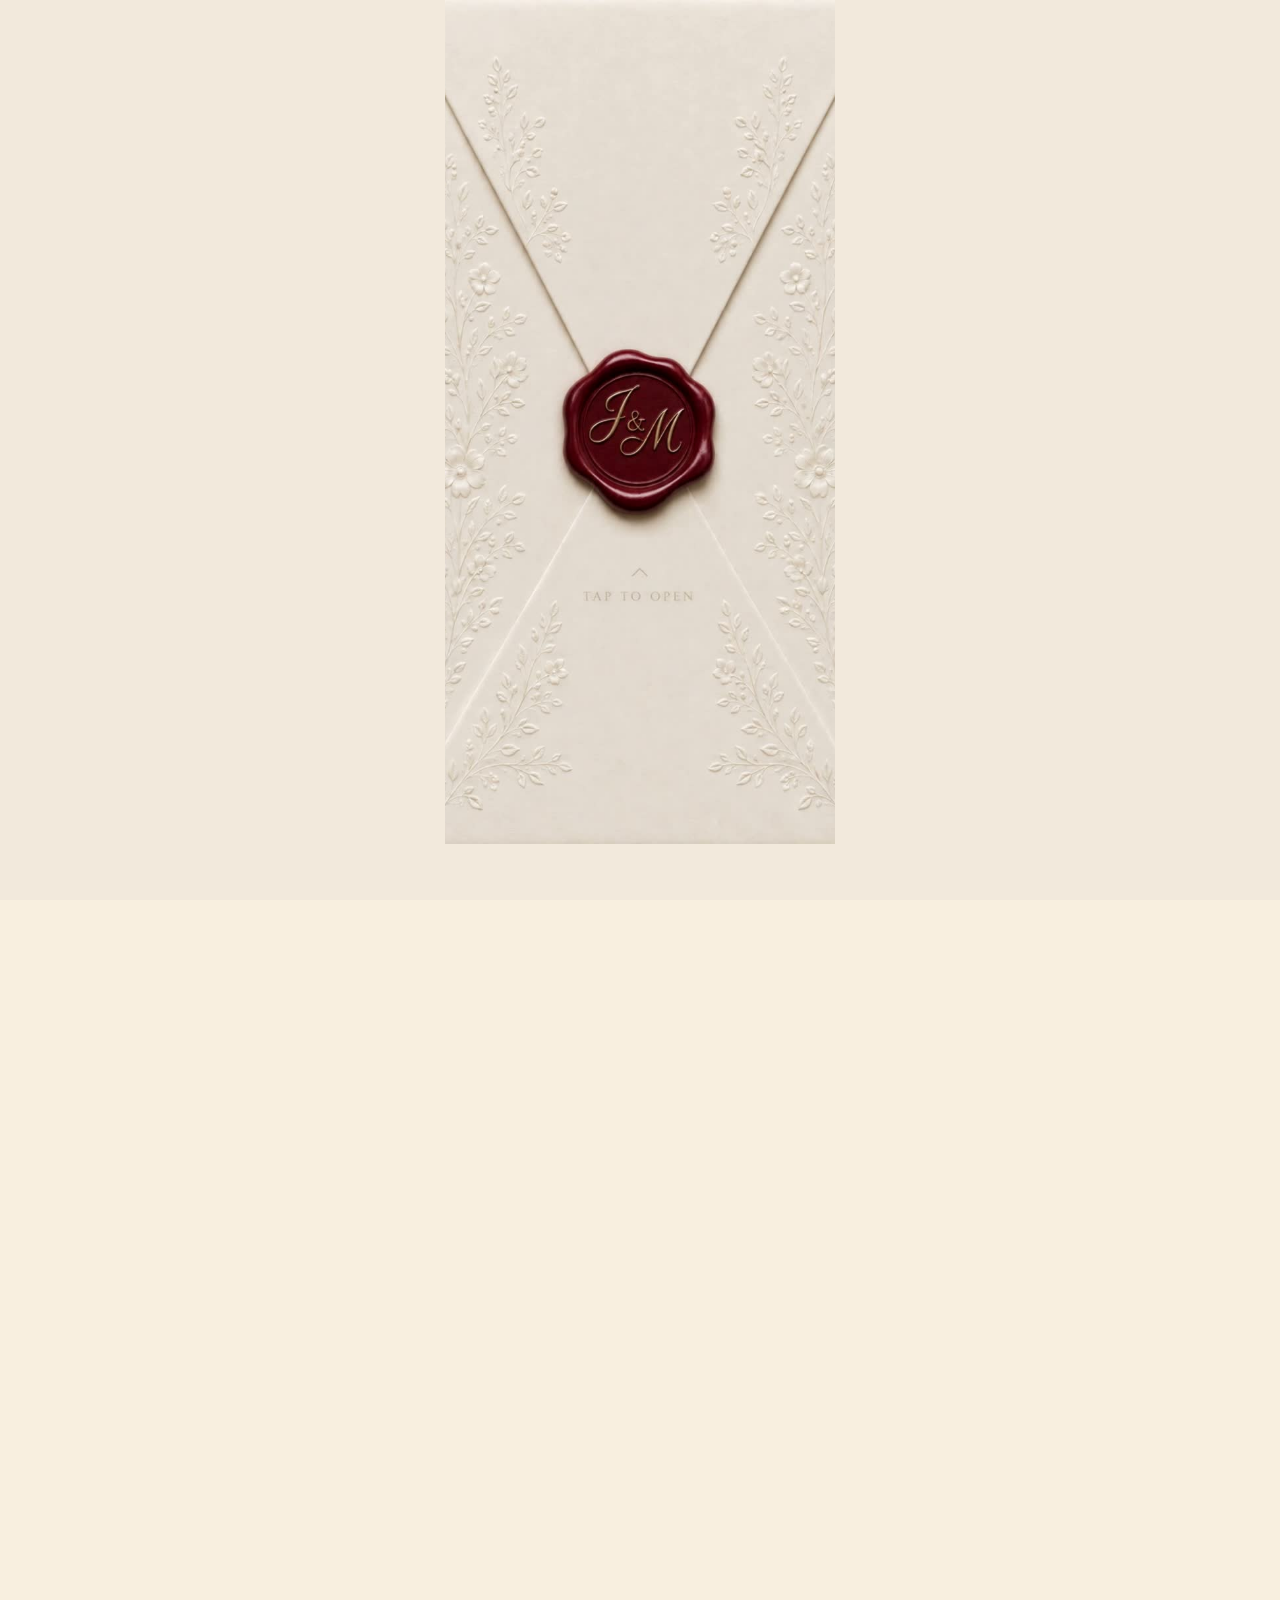
<file: index.html>
<!doctype html>
<html lang="fr">
<head>
  <meta charset="utf-8">
  <meta name="viewport" content="width=device-width,initial-scale=1,viewport-fit=cover">
  <meta name="theme-color" content="#efdcd5" data-cfg-attr="content:meta.themeColor">
  <title data-cfg="meta.title">Jérôme &amp; Mélissa — Notre mariage</title>
  <!-- Favicon inline (SVG data URI) : evite la requete /favicon.ico en 404. -->
  <link rel="icon" href="data:image/svg+xml,%3Csvg xmlns='http://www.w3.org/2000/svg' viewBox='0 0 32 32'%3E%3Crect width='32' height='32' rx='6' fill='%23f8efdf'/%3E%3Ctext x='16' y='23' font-size='20' text-anchor='middle' fill='%23ad842f'%3E%E2%9D%A6%3C/text%3E%3C/svg%3E">
  <link rel="stylesheet" href="css/style.css">
</head>

<body class="locked">

  <!-- ======================================================================
       OUVERTURE : overlay video de l'enveloppe.
       Tant que #invitation porte l'attribut "inert", le contenu reste
       inaccessible (clavier + lecteurs d'ecran) ; l'overlay est masque par
       .is-revealed a la fin de la sequence de transition.
       ====================================================================== -->
  <div class="video-envelope" id="envelope">
    <div class="opening-stage">
      <video id="opening-video"
             preload="auto"
             muted
             playsinline
             webkit-playsinline
             poster="assets/envelope-poster.jpg"
             data-cfg-attr="poster:assets.openingPoster"
             aria-label="Animation d’ouverture de l’enveloppe de Jérôme et Mélissa"
             data-cfg-attr="aria-label:opening.videoAriaLabel">
        <source src="assets/opening-mobile.mp4" type="video/mp4"
                data-cfg-attr="src:assets.openingVideo">
      </video>
      <button id="open"
              class="video-open"
              aria-label="Ouvrir l’invitation de Jérôme et Mélissa"
              data-cfg-attr="aria-label:opening.openButtonAriaLabel"></button>
      <p class="opening-status" id="opening-status" role="status" hidden></p>
      <button id="skip-opening" class="skip-opening" hidden
              data-cfg="opening.skipLabel">Passer l’animation</button>
    </div>
  </div>

  <!-- ======================================================================
       INVITATION : 7 sections + pied de page.
       ====================================================================== -->
  <main id="invitation" inert>

    <!-- 1. HERO : video de fond + prenoms -->
    <section class="hero card-hero"
             aria-label="Nous nous marions, le 27 septembre 2027, Jérôme et Mélissa"
             data-cfg-attr="aria-label:hero.ariaLabel">
      <video class="invitation-art"
             id="interior-video"
             src="assets/interior-mobile.mp4?v=7"
             data-cfg-attr="src:assets.interiorVideo"
             muted
             playsinline
             loop
             preload="auto"
             poster="assets/interior-poster.jpg"
             data-cfg-attr="poster:assets.interiorPoster"
             aria-label="Jardin animé avec deux cygnes formant un cœur"
             data-cfg-attr="aria-label:hero.videoAriaLabel"></video>
      <div class="interior-heading">
        <span data-cfg="hero.eyebrow">Wedding Day</span>
        <time datetime="2027-09-27" data-cfg-attr="datetime:event.dateISO" data-cfg="event.dateDisplay">27.09.27</time>
      </div>
      <div class="interior-names" aria-label="Jérôme et Mélissa"
           data-cfg-attr="aria-label:couple.ariaNames">
        <span data-cfg="couple.partnerOne">Jérôme</span>
        <small data-cfg="couple.separator">&amp;</small>
        <span data-cfg="couple.partnerTwo">Mélissa</span>
      </div>
      <div class="interior-scroll">
        <span data-cfg="hero.scrollHint">Faites défiler</span>
        <b data-cfg="hero.scrollArrow">⌄</b>
      </div>
    </section>

    <!-- 2. INTRODUCTION : poeme d'accueil -->
    <section class="section intro paper-panel">
      <div class="reveal">
        <p class="quote" data-cfg-html="intro.quoteLines">Deux âmes<br>Une destinée<br>Toute une vie à écrire ensemble</p>
        <p class="welcome" data-cfg="intro.greeting">Chères familles, chers amis,</p>
        <p data-cfg="intro.body">Rejoignez-nous pour une journée d’amour, de rires et de souvenirs inoubliables, alors que commence notre nouvelle vie.</p>
      </div>
    </section>

    <!-- 3. COMPTE A REBOURS -->
    <section class="section countdown-section">
      <div class="reveal">
        <h2 class="script" data-cfg="event.countdownTitle">La célébration commence dans</h2>
        <div class="count" id="count" aria-label="Compte à rebours du mariage"></div>
      </div>
    </section>

    <!-- 4. PROGRAMME : timeline 15h -> 21h -->
    <section class="section schedule-section paper-panel">
      <div class="reveal">
        <h2 class="script ornament-title" data-cfg="program.title">Le programme</h2>
        <div class="timeline" id="timeline" data-cfg-list="program.events">
          <img class="timeline-rose" src="assets/timeline-rose.png" alt="" aria-hidden="true"
               data-cfg-attr="src:assets.timelineRose">
          <div class="event">
            <time>15 h</time>
            <i></i>
            <span>Accueil<br>des invités</span>
          </div>
          <div class="event">
            <time>16 h</time>
            <i></i>
            <span>La cérémonie</span>
          </div>
          <div class="event">
            <time>17 h</time>
            <i></i>
            <span>Le cocktail</span>
          </div>
          <div class="event">
            <time>19 h</time>
            <i></i>
            <span>Le dîner</span>
          </div>
          <div class="event">
            <time>21 h</time>
            <i></i>
            <span>La soirée<br>dansante</span>
          </div>
        </div>
      </div>
    </section>

    <!-- 5. LIEU -->
    <section class="section venue-section">
      <div class="reveal">
        <h2 class="script" data-cfg="venue.title">Le lieu</h2>
        <span class="gold-flourish" data-cfg="venue.ornament">❦</span>
        <p class="venue" data-cfg="venue.name">Le Jardin des Roses</p>
        <p data-cfg-html="venue.tagline">Un écrin de verdure<br>pour célébrer notre amour.</p>
        <p class="demo" data-cfg="venue.note">Lieu de démonstration · adresse à confirmer</p>
        <div class="venue-art" aria-hidden="true">
          <svg viewBox="0 0 340 170" fill="none" stroke="currentColor" stroke-width="1">
            <path d="M15 151h310M35 147V70h270v77M48 70V49h244v21M72 49V35h196v14M125 35q45-56 90 0M170 7v-7M117 147V84h106v63M137 147V98q33-38 66 0v49M54 142V87h36v55M250 142V87h36v55M54 105h36M250 105h36M48 58h244M36 77h268M25 151l10-8h270l10 8M148 147v-42M192 147v-42M102 147V79M238 147V79M36 65l12-5M304 65l-12-5"/>
            <path d="M11 153q0-34 13-35 14 2 13 35M303 153q0-34 13-35 14 2 13 35"/>
          </svg>
        </div>
        <a class="location-link"
           href="https://www.google.com/maps/search/jardin+botanique+Montreal"
           data-cfg-attr="href:venue.mapsUrl"
           target="_blank"
           rel="noopener"
           data-cfg="venue.mapsLabel">Voir l’itinéraire ↗</a>
      </div>
    </section>

    <!-- 6. TENUE + CADEAU -->
    <section class="section details-section paper-panel floral-panel">
      <div class="reveal">
        <h2 class="script" data-cfg="details.dressTitle">Une touche d’élégance</h2>
        <p data-cfg-html="details.dressText">Une tenue de fête, des couleurs douces<br>et votre plus beau sourire.</p>
        <h2 class="script gift-title" data-cfg="details.giftTitle">Le plus beau des cadeaux</h2>
        <p data-cfg-html="details.giftText">Votre présence à nos côtés<br>est notre plus grand bonheur.</p>
      </div>
    </section>

    <!-- 7. RSVP + PHOTO DU COUPLE -->
    <section class="section attendance-section">
      <div class="reveal">
        <h2 class="script" data-cfg="attendance.title">Confirmez votre présence</h2>
        <p data-cfg-html="attendance.intro">Pour préparer cette belle journée,<br>faites-nous savoir si vous serez des nôtres.</p>
        <button class="seal rsvp" id="rsvp" aria-label="Confirmer votre présence"
                data-cfg-attr="aria-label:attendance.buttonLabel"
                data-cfg="attendance.buttonLabel">RSVP</button>
        <p class="script click-caption" data-cfg="attendance.clickCaption">Cliquez pour ouvrir</p>
        <p class="script closing-message" data-cfg="attendance.closingMessage">Nous avons hâte de vous retrouver !</p>
        <p class="couple-signature" data-cfg="couple.signature">Jérôme &amp; Mélissa</p>
        <figure class="couple-photo">
          <img src="assets/couple-africain.png"
               data-cfg-attr="src:assets.couplePhoto"
               alt="Portrait illustratif d’un couple africain fictif dans un jardin"
               data-cfg-attr="alt:attendance.photoAlt"
               loading="lazy" width="1024" height="1536">
        </figure>
        <div class="closing-flowers" aria-hidden="true"></div>
      </div>
    </section>

    <footer class="footer">
      <p class="demo" data-cfg="footer.note">Invitation de démonstration · 27 septembre 2027</p>
      <button class="replay" id="replay" data-cfg="footer.replayLabel">Revoir l’ouverture de l’enveloppe</button>
    </footer>
  </main>

  <!-- ======================================================================
       MODALE RSVP (balise native <dialog>)
       ====================================================================== -->
  <dialog id="dialog">
    <button class="close" id="close" aria-label="Fermer"
            data-cfg-attr="aria-label:dialog.closeAriaLabel">×</button>
    <h2 class="script" data-cfg="dialog.title">Votre réponse</h2>
    <p class="demo" style="text-align:center" data-cfg="dialog.note">Démonstration : réponse enregistrée sur cet appareil uniquement.</p>

    <form id="form">
      <label for="name" data-cfg="dialog.nameLabel">Votre nom et prénom</label>
      <input id="name" name="name" autocomplete="name" required>

      <label for="attendance" data-cfg="dialog.attendanceLabel">Serez-vous présent(e) ?</label>
      <select id="attendance" name="attendance">
        <option value="yes" data-cfg="dialog.attendanceYes">Avec grand plaisir !</option>
        <option value="no" data-cfg="dialog.attendanceNo">Malheureusement, je ne pourrai pas venir</option>
      </select>

      <label for="guests" data-cfg="dialog.guestsLabel">Nombre de personnes, vous compris(e)</label>
      <input id="guests" name="guests" type="number" min="1" max="12" value="1" required
             data-cfg-attr="min:dialog.guestsMin"
             data-cfg-attr="max:dialog.guestsMax"
             data-cfg-attr="value:dialog.guestsValue">

      <label for="song" data-cfg="dialog.songLabel">Une chanson pour vous faire danser ?</label>
      <input id="song" name="song">

      <label for="message" data-cfg="dialog.messageLabel">Un petit mot pour les mariés</label>
      <textarea id="message" name="message"></textarea>

      <button class="submit" type="submit" data-cfg="dialog.submitLabel">Enregistrer ma réponse</button>
    </form>

    <div class="success" id="success" hidden>
      <span class="ornament" data-cfg="dialog.successOrnament">❦</span>
      <h2 class="script" data-cfg="dialog.successTitle">Merci pour votre petit mot</h2>
      <p data-cfg="dialog.successBody">Votre réponse de démonstration est enregistrée sur cet appareil.</p>
      <button class="submit" id="done" data-cfg="dialog.successDoneLabel">Revenir à l’invitation</button>
    </div>
  </dialog>

  <!-- ======================================================================
       AUDIO + CONTROLE DU SON
       ====================================================================== -->
  <audio id="wedding-music" src="assets/music-from-36.mp3" data-cfg-attr="src:assets.music"
         preload="auto" loop></audio>
  <button id="sound-toggle" class="sound-toggle"
          aria-label="Activer la musique"
          data-cfg-attr="aria-label:sound.ariaLabelOff"
          aria-pressed="false" hidden>🔇</button>

  <script src="js/config-inline.js"></script>
  <script src="js/app.js"></script>
</body>
</html>
</file>
<file: css/style.css>
/* ==========================================================================
   Invitation de mariage - feuille de style principale
   --------------------------------------------------------------------------
   Reconstruction locale de https://invitation-jerome-melissa.vercel.app/
   (page unique hebergee sur Vercel, CSS inline de 23 Ko).

   Ce fichier reproduit la cascade CSS d'origine a l'identique, dans l'ordre
   exact des couches d'origine : chaque bloc suivant surcharge le precedent.
   Les chemins d'images passent par des variables --asset-* (bloc 8) afin que
   config.json puisse redefinir les visuels sans toucher au CSS.

   Sommaire
     1. Design system, variables, typographie, sections generiques
     2. Recalages mobile iPhone 14 (390x844)
     3. Scene alignee : video d'ouverture -> carte
     4. Recalages iPhone 14 / iPhone 15
     5. Direction artistique finale (ivoire, or, papier vegetal)
     6. Lecteur video interieur persistant
     7. Couverture viewport + crossfade composite iOS
     8. Variables d'assets
   ========================================================================== */

/* ==========================================================================
   1. Design system, variables, typographie, sections generiques
   ========================================================================== */

:root {
  --rose: #eedbd5;
  --ink: #654a45;
  --wine: #681d32;
  --gold: #b58c58;
}
* {
  box-sizing: border-box;
}
html {
  scroll-behavior: smooth;
}
body {
  margin: 0;
  background: #ddc9c1;
  color: var(--ink);
  font:
    19px/1.6 "Cormorant Garamond",
    Georgia,
    serif;
}
button,
input,
select,
textarea {
  font: inherit;
}
button,
a {
  -webkit-tap-highlight-color: transparent;
}
button {
  cursor: pointer;
}
body.locked {
  overflow: hidden;
}
main {
  max-width: 600px;
  margin: auto;
  background: #f6e9e3;
  box-shadow: 0 0 90px #654a4530;
  overflow: hidden;
}
.script {
  font-family: "Great Vibes", cursive;
  font-weight: 400;
}
h2 {
  font-size: 43px;
  line-height: 1.2;
  font-weight: 400;
  margin: 0 0 25px;
}
.eyebrow {
  text-transform: uppercase;
  letter-spacing: 4px;
  font-size: 12px;
}
.hero {
  height: 100svh;
  min-height: 690px;
  max-height: 1050px;
  background: #ead7cb var(--asset-garden) center/cover;
  position: relative;
  text-align: center;
}
.hero-copy {
  position: absolute;
  top: 23%;
  left: 10%;
  right: 10%;
  text-shadow: 0 1px 8px #fff9;
}
.hero .eyebrow {
  font-size: 12px;
}
.date {
  font-size: 21px;
  letter-spacing: 4px;
  margin: 5px 0 20px;
}
.names {
  font-size: clamp(61px, 12vw, 88px);
  line-height: 1.05;
  margin: 0;
}
.amp {
  display: block;
  font-size: 30px;
  line-height: 1.3;
  margin: 6px;
}
.hero-note {
  font-style: italic;
  font-size: 17px;
  margin-top: 28px;
}
.scroll {
  position: absolute;
  bottom: 15px;
  left: 0;
  right: 0;
  font-size: 10px;
  letter-spacing: 3px;
  color: #5d433e;
}
.section {
  padding: 85px 45px;
  text-align: center;
  position: relative;
}
.section p {
  max-width: 350px;
  margin: 16px auto;
}
.ornament {
  display: block;
  color: #b38b69;
  font-size: 28px;
  letter-spacing: 10px;
  margin: 0 auto 26px;
}
.intro {
  background: linear-gradient(#f6e9e3, #f0ded8);
}
.intro .quote {
  font-size: 32px;
  font-style: italic;
  line-height: 1.25;
  margin-bottom: 30px;
}
.torn {
  clip-path: polygon(
    0 1%,
    5% 2%,
    12% 0,
    20% 2%,
    30% 1%,
    40% 3%,
    50% 1%,
    60% 2%,
    70% 0,
    80% 2%,
    90% 1%,
    100% 2%,
    100% 100%,
    0 100%
  );
  background: #f8eee8;
}
.count {
  display: flex;
  justify-content: center;
  gap: 19px;
  margin: 36px 0 0;
}
.count b {
  display: block;
  font-size: 38px;
  font-weight: 400;
  line-height: 1.1;
}
.count small {
  font-size: 11px;
  letter-spacing: 1px;
}
.timeline {
  margin: 42px auto 0;
  max-width: 330px;
  position: relative;
}
.timeline:before {
  content: "";
  position: absolute;
  left: 44%;
  top: 20px;
  bottom: 20px;
  width: 1px;
  background: #c2a69b;
}
.event {
  display: grid;
  grid-template-columns: 38% 12% 50%;
  align-items: center;
  min-height: 84px;
  text-align: left;
}
.event time {
  text-align: right;
  padding-right: 17px;
  font-size: 25px;
}
.event i {
  width: 7px;
  height: 7px;
  background: #ae8274;
  border-radius: 50%;
  justify-self: center;
  z-index: 1;
}
.event span {
  padding-left: 12px;
  font-size: 18px;
}
.event em {
  font-size: 13px;
  display: block;
  font-style: normal;
  opacity: 0.65;
}
.floral {
  background:
    linear-gradient(#f7eae4e8, #f7eae4ed),
    var(--asset-garden) center bottom/cover;
}
.location-link {
  display: inline-block;
  margin-top: 24px;
  border-bottom: 1px solid #b7937f;
  color: var(--ink);
  text-decoration: none;
  font-size: 14px;
  letter-spacing: 2px;
  padding: 10px;
}
.venue {
  font-size: 28px;
  margin-top: 30px;
}
.rule {
  height: 1px;
  background: linear-gradient(90deg, transparent, #ba9682, transparent);
  margin: 50px 0;
}
.seal {
  border: 3px double #c08080;
  color: #f7dac1;
  background: radial-gradient(circle at 35% 25%, #9d4b58, #5c1528 72%);
  width: 90px;
  height: 90px;
  border-radius: 45% 49% 44% 48%;
  box-shadow:
    0 5px 0 #451329,
    0 9px 15px #4f283b40,
    inset 0 0 0 5px #7f2d43;
  font-family: "Great Vibes", cursive;
  font-size: 30px;
  display: inline-flex;
  align-items: center;
  justify-content: center;
}
.rsvp {
  margin: 12px 0 25px;
}
.footer {
  padding: 30px 25px 65px;
  text-align: center;
  font-size: 13px;
}
.footer .script {
  font-size: 42px;
  margin: 15px;
}
.demo {
  font-size: 11px;
  opacity: 0.65;
  letter-spacing: 1px;
}
.envelope {
  position: fixed;
  inset: 0;
  z-index: 10;
  background: #dcc3bb;
  display: grid;
  place-items: center;
  perspective: 1400px;
  transition:
    opacity 1s 2.8s,
    visibility 0s 3.8s;
}
.paper {
  position: relative;
  width: min(100%, 600px);
  height: 100svh;
  overflow: hidden;
  background: linear-gradient(130deg, #ead4cd, #f3e0da 45%, #ddbeb4);
  box-shadow: 0 0 60px #62403630;
}
.paper:after {
  content: "";
  position: absolute;
  inset: 0;
  pointer-events: none;
  opacity: 0.17;
  background-image: url("data:image/svg+xml,%3Csvg viewBox='0 0 160 160' xmlns='http://www.w3.org/2000/svg'%3E%3Cfilter id='n'%3E%3CfeTurbulence type='fractalNoise' baseFrequency='.7' numOctaves='3' stitchTiles='stitch'/%3E%3C/filter%3E%3Cpath filter='url(%23n)' opacity='.4' d='M0 0h160v160H0z'/%3E%3C/svg%3E");
}
.backlight {
  position: absolute;
  inset: 0;
  background: radial-gradient(ellipse, #ffe8b6, #c59a62);
  opacity: 0;
  transition: opacity 1.5s;
}
.fold {
  position: absolute;
  inset: 0;
  transition:
    transform 2.8s cubic-bezier(0.4, 0, 0.2, 1),
    opacity 2s;
  filter: drop-shadow(0 3px 3px #7f504f50);
}
.left {
  background: linear-gradient(45deg, #e6cbc2, #f2ddd5);
  clip-path: polygon(0 0, 60% 50%, 0 100%);
  transform-origin: left;
}
.right {
  background: linear-gradient(-45deg, #e6cbc2, #f2ddd5);
  clip-path: polygon(100% 0, 40% 50%, 100% 100%);
  transform-origin: right;
}
.bottom {
  background: linear-gradient(0deg, #e1c3b9, #f5e2d8);
  clip-path: polygon(0 100%, 50% 45%, 100% 100%);
  transform-origin: bottom;
}
.top {
  background: linear-gradient(160deg, #f0dcd5, #e7c8bf);
  clip-path: polygon(0 0, 100% 0, 50% 51%);
  transform-origin: top;
  z-index: 2;
  filter: drop-shadow(0 6px 5px #7f504f50);
}
.open-button {
  position: absolute;
  top: 46%;
  left: 50%;
  transform: translate(-50%, -50%);
  z-index: 4;
  transition:
    transform 2s,
    opacity 1.5s 1s;
  outline-offset: 10px;
  width: 100px;
  height: 100px;
  font-size: 35px;
}
.envelope-caption {
  position: absolute;
  bottom: 12%;
  width: 100%;
  text-align: center;
  z-index: 4;
  transition: opacity 0.5s;
}
.envelope-caption .script {
  font-size: 37px;
  margin: 0 0 7px;
}
.envelope-caption small {
  font-size: 10px;
  text-transform: uppercase;
  letter-spacing: 3px;
}
.opening .backlight {
  opacity: 1;
}
.opening .top {
  transform: rotateX(150deg);
}
.opening .left {
  transform: translateX(-100%);
}
.opening .right {
  transform: translateX(100%);
}
.opening .bottom {
  transform: translateY(100%);
}
.opening .open-button {
  transform: translate(-50%, -65%) scale(1.12);
  opacity: 0;
  box-shadow: 0 0 50px #f7bd68;
}
.opening .envelope-caption {
  opacity: 0;
}
.opening.envelope {
  opacity: 0;
  visibility: hidden;
}
dialog {
  border: 1px solid #cda99a;
  background: #f7eae4;
  color: var(--ink);
  width: min(92%, 480px);
  max-height: 90svh;
  padding: 42px 30px;
  box-shadow: 0 20px 90px #35141a44;
}
dialog::backdrop {
  background: #2b1824a8;
  backdrop-filter: blur(6px);
}
dialog h2 {
  font-size: 38px;
  text-align: center;
}
.close {
  position: absolute;
  right: 15px;
  top: 8px;
  border: 0;
  background: none;
  font-size: 28px;
  color: var(--ink);
}
label {
  display: block;
  font-size: 15px;
  margin: 15px 0 6px;
}
input,
select,
textarea {
  width: 100%;
  border: 0;
  border-bottom: 1px solid #c5a89e;
  background: #fff5;
  padding: 10px;
  color: var(--ink);
  border-radius: 0;
}
textarea {
  height: 70px;
}
.submit {
  width: 100%;
  margin-top: 25px;
  padding: 12px;
  background: var(--wine);
  color: #f5e4db;
  border: 0;
  border-radius: 3px;
}
.success {
  text-align: center;
  padding: 30px 0;
}
.replay {
  border: 0;
  background: none;
  color: var(--ink);
  text-decoration: underline;
  font-size: 12px;
}
.reveal {
  opacity: 0;
  transform: translateY(24px);
  transition:
    opacity 1s,
    transform 1s;
}
.reveal.visible {
  opacity: 1;
  transform: none;
}
@media (min-width: 800px) {
  body {
    padding: 30px 0;
  }
  .hero {
    height: 900px;
  }
  .paper {
    height: 94svh;
    max-height: 1000px;
  }
  .envelope {
    background: radial-gradient(ellipse, #ead7cc, #c2a69e);
  }
  main {
    border: 1px solid #c7a89b;
  }
}
@media (max-width: 380px) {
  .section {
    padding: 65px 28px;
  }
  .count {
    gap: 13px;
  }
  .hero-copy {
    top: 24%;
  }
  .names {
    font-size: 60px;
  }
}
@media (prefers-reduced-motion: reduce) {
  html {
    scroll-behavior: auto;
  }
  *,
  *:before,
  *:after {
    transition-duration: 0.01ms !important;
    transition-delay: 0s !important;
  }
  .reveal {
    opacity: 1;
    transform: none;
  }
}

/* ==========================================================================
   2. Recalages mobile iPhone 14 (390x844)
   ========================================================================== */

html {
  background: #d8c1b7;
}
body {
  padding: 0;
  overflow-x: hidden;
  -webkit-text-size-adjust: 100%;
}
main {
  width: 100%;
  max-width: 390px;
  border: 0;
}
.hero {
  height: 100svh;
  min-height: 0;
  max-height: 844px;
  background-size: 100% 100%;
  background-position: center;
}
.hero-copy {
  top: 24%;
  left: 8%;
  right: 8%;
}
.names {
  font-size: 65px;
}
.date {
  font-size: 18px;
  margin: 5px 0 18px;
}
.amp {
  font-size: 25px;
  margin: 4px;
}
.hero-note {
  font-size: 16px;
  margin-top: 23px;
}
.scroll {
  bottom: max(15px, env(safe-area-inset-bottom));
}
.paper {
  width: min(100%, 390px);
  height: 100svh;
  max-height: 844px;
}
.envelope-caption {
  bottom: max(12%, env(safe-area-inset-bottom));
}
.section {
  padding: 65px 28px;
}
h2 {
  font-size: 39px;
}
.count {
  gap: 16px;
}
.count b {
  font-size: 34px;
}
.count small {
  font-size: 10px;
  letter-spacing: 0.5px;
}
dialog {
  width: min(calc(100% - 24px), 366px);
  padding: 40px 24px;
  max-height: calc(100dvh - 24px);
  overflow-y: auto;
}
input,
select,
textarea {
  font-size: 16px;
}
.close {
  min-width: 44px;
  min-height: 44px;
}
.footer {
  padding-bottom: max(45px, env(safe-area-inset-bottom));
}
@media (min-width: 600px) {
  body {
    padding: 24px 0;
  }
  main {
    box-shadow: 0 15px 80px #654a4540;
  }
  .hero,
  .paper {
    height: 844px;
    max-height: calc(100svh - 48px);
  }
  .envelope {
    background: radial-gradient(ellipse, #ead7cc, #c2a69e);
  }
}
@media (max-height: 740px) {
  .hero-copy {
    top: 21%;
  }
  .names {
    font-size: 56px;
  }
  .hero-note {
    margin-top: 16px;
  }
  .date {
    margin-bottom: 12px;
  }
  .amp {
    font-size: 22px;
  }
}

@font-face {
  font-family: BeauRivage;
  src: url("../assets/fonts/beau-rivage.woff") format("woff");
  font-display: swap;
  font-weight: 400;
}
@font-face {
  font-family: ImperialScript;
  src: url("../assets/fonts/imperial-script.woff") format("woff");
  font-display: swap;
  font-weight: 400;
}
@font-face {
  font-family: Ovo;
  src: url("../assets/fonts/ovo.woff2") format("woff2");
  font-display: swap;
  font-weight: 400;
}
body {
  font-family: Ovo, Georgia, serif;
  font-size: 16px;
  line-height: 1.65;
}
.script {
  font-family: ImperialScript, cursive;
  font-weight: 400;
}
.names {
  font-family: BeauRivage, cursive;
  font-size: 76px;
  font-weight: 400;
  line-height: 1.02;
  color: #76572d;
  text-shadow: none;
}
.amp {
  font-family: ImperialScript, cursive;
  font-size: 33px;
  margin: 7px 0;
}
.hero-copy {
  top: 24%;
}
.hero .eyebrow {
  font-family: ImperialScript, cursive;
  text-transform: none;
  letter-spacing: 0;
  font-size: 32px;
  line-height: 1.2;
}
.hero .date {
  font-family: Ovo, Georgia, serif;
  font-size: 19px;
  letter-spacing: 1px;
  margin: 12px 0 32px;
}
.hero-note {
  font-family: ImperialScript, cursive;
  font-size: 28px;
  font-style: normal;
  margin-top: 25px;
}
.section h2 {
  font-size: 40px;
  color: #876840;
}
.intro .quote {
  font-family: ImperialScript, cursive;
  font-size: 37px;
  font-style: normal;
}
.section p {
  font-size: 16px;
}
.section p.script {
  font-size: 36px;
}
.event time {
  font-family: Ovo, Georgia, serif;
  font-size: 21px;
}
.event span {
  font-size: 15px;
}
.count b {
  font-family: Ovo, Georgia, serif;
  font-size: 33px;
}
.count small {
  font-size: 9px;
}
.seal {
  font-family: ImperialScript, cursive;
}
.paper {
  background: #e0c2c8;
  isolation: isolate;
}
.paper:after {
  display: none;
}
.paper:before {
  content: "";
  position: absolute;
  inset: 0;
  background: var(--asset-envelope) center/100% 100%;
  z-index: 3;
  pointer-events: none;
  transition: opacity 0.7s 0.35s;
}
.fold {
  background: var(--asset-envelope) center/100% 100%;
  filter: none;
  backface-visibility: hidden;
}
.top {
  clip-path: polygon(0 0, 100% 0, 50% 47%);
  transform-origin: top;
}
.left {
  clip-path: polygon(0 0, 50% 47%, 0 100%);
}
.right {
  clip-path: polygon(100% 0, 50% 47%, 100% 100%);
}
.bottom {
  clip-path: polygon(0 100%, 50% 47%, 100% 100%);
}
.opening .paper:before {
  opacity: 0;
}
.open-button {
  top: 46.6%;
  width: 34%;
  height: 19%;
  border: 0;
  background: transparent;
  box-shadow: none;
  color: transparent;
  border-radius: 48%;
  font-size: 0;
}
.open-button:focus-visible {
  outline: 2px solid #9c735d;
  outline-offset: 8px;
}
.opening .open-button {
  box-shadow: none;
}
.envelope-caption {
  bottom: 28%;
  z-index: 4;
  pointer-events: none;
}
.envelope-caption .script {
  display: none;
}
.envelope-caption small {
  font-family: Ovo, Georgia, serif;
  letter-spacing: 2px;
  font-size: 9px;
  color: #95717b;
}
.envelope-caption small:before {
  content: "⌃";
  display: block;
  font-size: 19px;
  line-height: 1.4;
}
.opening .top {
  transform: rotateX(130deg);
  opacity: 0;
  transition:
    transform 2.8s cubic-bezier(0.4, 0, 0.2, 1),
    opacity 1.6s 0.9s;
}
.opening .left,
.opening .right,
.opening .bottom {
  transition-delay: 0.35s;
}
.backlight {
  background: radial-gradient(ellipse, #ffe6bc, #c29c7b);
}
@media (max-height: 740px) {
  .names {
    font-size: 64px;
  }
  .hero-copy {
    top: 21%;
  }
  .hero .date {
    margin-bottom: 22px;
  }
  .hero-note {
    font-size: 24px;
  }
}

.video-envelope {
  position: fixed;
  inset: 0;
  z-index: 20;
  display: grid;
  place-items: center;
  background: #d8c1b7;
  transition:
    opacity 0.85s ease,
    visibility 0s 0.85s;
}
.opening-stage {
  position: relative;
  width: min(100%, 390px);
  height: 100svh;
  max-height: 844px;
  overflow: hidden;
  background: #f2e9dc;
}
.opening-stage video {
  display: block;
  width: 100%;
  height: 100%;
  object-fit: fill;
}
.video-open {
  position: absolute;
  inset: 0;
  width: 100%;
  height: 100%;
  background: transparent;
  border: 0;
  cursor: pointer;
}
.video-open:focus-visible {
  outline: 3px solid #b58c58;
  outline-offset: -6px;
}
.video-envelope.is-playing .video-open {
  display: none;
}
.video-envelope.is-revealed {
  opacity: 0;
  visibility: hidden;
  pointer-events: none;
}
.card-hero {
  height: auto !important;
  min-height: 0;
  max-height: none !important;
  background: none;
  line-height: 0;
}
.invitation-art {
  display: block;
  width: 100%;
  height: auto;
}
.opening-status {
  position: absolute;
  bottom: 11%;
  left: 5%;
  right: 5%;
  text-align: center;
  background: #f7eee3e8;
  padding: 8px;
  font-size: 13px;
}
.skip-opening {
  position: absolute;
  right: 14px;
  bottom: max(16px, env(safe-area-inset-bottom));
  border: 1px solid #b79978;
  background: #fff8;
  color: #76572d;
  padding: 8px 12px;
  border-radius: 20px;
  font-size: 12px;
}
.video-envelope [hidden] {
  display: none !important;
}
@media (min-width: 600px) {
  .opening-stage {
    height: 844px;
    max-height: calc(100svh - 48px);
  }
}
@media (prefers-reduced-motion: reduce) {
  .video-envelope {
    transition-duration: 0.01ms;
    transition-delay: 0s;
  }
}

/* ==========================================================================
   3. Scene alignee : video d'ouverture -> carte
   ========================================================================== */

html {
  scrollbar-gutter: stable;
}
.video-envelope {
  right: var(--scrollbar-gap, 0px);
  transition: none;
}
.opening-stage,
.card-hero {
  height: min(100svh, 844px) !important;
  max-height: 844px !important;
}
.opening-stage video {
  object-fit: cover;
}
.opening-card {
  position: absolute;
  inset: 0;
  width: 100%;
  height: 100%;
  object-fit: cover;
  opacity: var(--card-progress, 0);
  transform: translateY(calc((1 - var(--card-progress, 0)) * 10px));
  pointer-events: none;
  will-change: opacity, transform;
}
.invitation-art {
  height: 100%;
  width: 100%;
  object-fit: cover;
}
.video-envelope.is-revealed {
  visibility: hidden;
  opacity: 0;
}
#opening-video {
  opacity: var(--video-opacity, 1);
  will-change: opacity;
}
.skip-opening {
  z-index: 3;
}
.opening-status {
  z-index: 3;
}
@media (min-width: 600px) {
  .opening-stage,
  .card-hero {
    height: min(844px, calc(100svh - 48px)) !important;
    max-height: none !important;
  }
}

.video-envelope {
  right: 0;
}
.opening-stage {
  position: absolute;
  left: var(--scene-x, 0px);
  top: var(--scene-y, 0px);
  width: var(--scene-width, 390px);
  height: var(--scene-height, 100svh) !important;
  max-height: none !important;
}

.interior-names {
  position: absolute;
  top: 32%;
  left: 10%;
  right: 10%;
  text-align: center;
  color: #8b722d;
  font-family: BeauRivage, cursive;
  font-size: clamp(48px, 14vw, 68px);
  line-height: 1.1;
  pointer-events: none;
}
.interior-names span {
  display: block;
}
.interior-names small {
  display: block;
  font-family: ImperialScript, cursive;
  font-size: 30px;
  margin: 8px 0;
}
.opening-names {
  opacity: var(--card-progress, 0);
  transform: translateY(calc((1 - var(--card-progress, 0)) * 10px));
}

#opening-card {
  opacity: var(--card-progress, 0);
  z-index: 1;
}
.opening-names {
  z-index: 2;
}
.video-open {
  z-index: 4;
}
#opening-video {
  position: absolute;
  inset: 0;
  z-index: 0;
}

.interior-heading {
  position: absolute;
  top: 19%;
  left: 12%;
  right: 12%;
  text-align: center;
  color: #a07b33;
  line-height: 1.3;
  pointer-events: none;
}
.interior-heading span {
  display: block;
  font-family: ImperialScript, cursive;
  font-size: 32px;
}
.interior-heading time {
  display: block;
  font-family: Ovo, Georgia, serif;
  font-size: 19px;
  white-space: nowrap;
  letter-spacing: 1px;
  margin-top: 9px;
}
.interior-names {
  top: 33%;
  color: #a07b33;
  text-shadow: 0 1px 1px #fff7;
}
.sound-toggle {
  position: fixed;
  right: max(18px, env(safe-area-inset-right));
  bottom: max(18px, env(safe-area-inset-bottom));
  z-index: 40;
  width: 46px;
  height: 46px;
  border-radius: 50%;
  border: 1px solid #bb9570;
  background: #f8efdfeb;
  box-shadow: 0 2px 12px #54332822;
  font-size: 22px;
}
.sound-toggle[hidden] {
  display: none;
}

/* ==========================================================================
   4. Recalages iPhone 14 / iPhone 15
   ========================================================================== */

html {
  scrollbar-gutter: auto;
}
body {
  margin: 0;
  padding: 0;
}
main {
  width: 100%;
  max-width: 393px;
}
.card-hero {
  height: 100svh !important;
  max-height: none !important;
}
.opening-stage {
  max-height: none !important;
}
.invitation-art,
.opening-card,
#opening-video {
  object-fit: cover;
  object-position: center;
}
.sound-toggle {
  right: max(12px, env(safe-area-inset-right));
  bottom: max(16px, env(safe-area-inset-bottom));
}
@media (min-width: 600px) {
  body {
    padding: 20px 0;
  }
  main {
    max-width: 390px;
  }
  .card-hero {
    height: 844px !important;
    max-height: calc(100svh - 40px) !important;
  }
}

/* ==========================================================================
   5. Direction artistique finale (ivoire, or, papier vegetal)
   ========================================================================== */

:root {
  --ivory: #f8efdf;
  --ink: #89725f;
  --gold: #ad842f;
  --wine: #650c23;
}
html,
body {
  background: var(--ivory);
}
body {
  color: var(--ink);
  font-family: Ovo, Georgia, serif;
  font-size: 16px;
  line-height: 1.35;
}
main {
  background: var(--ivory);
  box-shadow: none;
  overflow: visible;
}
.video-envelope {
  background: var(--ivory);
}
.card-hero {
  overflow: hidden;
}
.interior-heading {
  color: var(--gold);
  top: 19%;
}
.interior-heading span {
  font-size: 34px;
}
.interior-heading time {
  font-size: 21px;
  letter-spacing: 0;
}
.interior-names {
  top: 35%;
  font-size: 72px;
  line-height: 0.95;
  color: var(--gold);
}
.interior-names small {
  font-size: 31px;
  margin: 10px 0;
}
.interior-scroll {
  position: absolute;
  top: 66%;
  left: 15%;
  right: 15%;
  text-align: center;
  color: var(--gold);
  font-family: ImperialScript, cursive;
  font-size: 26px;
  line-height: 1.1;
  pointer-events: none;
}
.interior-scroll span,
.interior-scroll b {
  display: block;
}
.interior-scroll b {
  font-family: Georgia, serif;
  font-size: 26px;
  font-weight: 400;
  margin-top: 4px;
}
.interior-scroll.opening-names {
  z-index: 2;
  opacity: var(--card-progress, 0);
}
.section {
  padding: 58px 28px;
  text-align: center;
}
.section h2 {
  font-family: ImperialScript, cursive;
  font-size: 33px;
  font-weight: 400;
  line-height: 1.2;
  color: var(--gold);
  margin: 0 0 23px;
}
.section p {
  font-size: 15px;
  line-height: 1.35;
  max-width: 290px;
  margin: 14px auto;
}
.paper-panel {
  position: relative;
  background-color: #f0e5d2;
  background-image: var(--asset-paper-grain);
  background-size: 220px;
  clip-path: polygon(
    0 1%,
    3% 1.6%,
    6% 0.4%,
    9% 1.2%,
    13% 0.5%,
    17% 1.5%,
    21% 0.7%,
    25% 1.3%,
    29% 0.4%,
    33% 1.7%,
    37% 0.8%,
    41% 1.4%,
    45% 0.5%,
    49% 1.3%,
    53% 0.4%,
    57% 1.1%,
    61% 0.3%,
    65% 1.4%,
    69% 0.6%,
    73% 1.5%,
    77% 0.4%,
    81% 1.1%,
    85% 0.5%,
    89% 1.3%,
    93% 0.5%,
    97% 1.4%,
    100% 0.7%,
    100% 99%,
    97% 98.4%,
    93% 99.6%,
    89% 98.8%,
    85% 99.5%,
    81% 98.5%,
    77% 99.3%,
    73% 98.7%,
    69% 99.6%,
    65% 98.3%,
    61% 99.2%,
    57% 98.6%,
    53% 99.5%,
    49% 98.7%,
    45% 99.6%,
    41% 98.9%,
    37% 99.7%,
    33% 98.6%,
    29% 99.4%,
    25% 98.5%,
    21% 99.6%,
    17% 98.9%,
    13% 99.5%,
    9% 98.7%,
    6% 99.5%,
    3% 98.6%,
    0 99.3%
  );
}
.intro {
  padding-top: 75px;
  padding-bottom: 65px;
  margin-top: -6px;
  background-color: #f0e5d2;
}
.intro:before {
  content: "";
  position: absolute;
  top: -4px;
  left: -3%;
  right: -3%;
  height: 90px;
  background: var(--asset-floral) left center/52% auto no-repeat;
  transform: scaleY(-1);
  pointer-events: none;
  opacity: 0.8;
}
.intro .quote {
  font-family: ImperialScript, cursive;
  font-size: 32px;
  line-height: 1.25;
  color: var(--gold);
  margin: 0 auto 28px;
  max-width: 340px;
}
.intro .welcome {
  font-size: 17px;
  margin-bottom: 4px;
}
.intro .welcome + p {
  margin-top: 0;
}
.countdown-section {
  padding: 54px 15px 65px;
}
.countdown-section h2 {
  font-size: 30px;
}
.count {
  gap: 0;
  justify-content: center;
  margin: 26px 0 0;
  color: var(--gold);
}
.count > div {
  position: relative;
  width: 24%;
}
.count > div:not(:last-child):after {
  content: ":";
  position: absolute;
  right: -3px;
  top: -2px;
  font-size: 31px;
}
.count b {
  font-family: Ovo, Georgia, serif;
  font-size: 34px;
  line-height: 1.2;
}
.count small {
  display: block;
  font-size: 11px;
  letter-spacing: 0;
  margin-top: 9px;
}
.schedule-section {
  padding: 55px 22px 60px;
}
.ornament-title:before,
.ornament-title:after {
  content: "❧";
  display: inline-block;
  font-family: Georgia, serif;
  font-size: 22px;
  margin: 0 12px;
  color: #bd9d58;
}
.ornament-title:after {
  transform: scaleX(-1);
}
.timeline {
  max-width: 270px;
  margin: 35px auto 0;
}
.timeline:before {
  left: 46%;
  top: 20px;
  bottom: 30px;
  background: #b8a48a;
}
.event {
  grid-template-columns: 39% 14% 47%;
  min-height: 78px;
}
.event time {
  font-size: 23px;
  text-align: right;
  padding-right: 18px;
}
.event i {
  background: #9e8470;
  border-radius: 0;
  width: 5px;
  height: 5px;
  transform: rotate(45deg);
}
.event span {
  font-size: 15px;
  line-height: 1.15;
  padding-left: 18px;
}
.event .rose-marker {
  background: none;
  transform: none;
  font-size: 30px;
  color: #c88e8d;
  width: auto;
  height: auto;
  font-style: normal;
  line-height: 1;
}
.venue-section {
  padding-top: 54px;
  padding-bottom: 65px;
}
.venue-section h2 {
  margin-bottom: 0;
}
.gold-flourish {
  display: block;
  color: #b89a57;
  font-size: 25px;
  margin: 0 0 17px;
}
.section .venue {
  font-size: 19px;
  margin-bottom: 10px;
}
.section .demo {
  font-size: 10px;
  letter-spacing: 0.5px;
  opacity: 0.7;
}
.venue-art {
  margin: 30px auto 10px;
  width: 100%;
  color: #a6946b;
}
.venue-art svg {
  width: 100%;
  height: auto;
}
.location-link {
  margin-top: 14px;
  padding: 12px 25px;
  border: 1px solid #c3a25f;
  border-radius: 12px;
  font-size: 14px;
  letter-spacing: 0;
  color: #92713a;
  background: #fff7;
}
.details-section {
  padding: 65px 32px 75px;
}
.details-section h2 {
  font-size: 33px;
}
.gift-title {
  margin-top: 55px !important;
}
.floral-panel:before,
.floral-panel:after {
  content: "";
  position: absolute;
  background: var(--asset-floral) left bottom/contain no-repeat;
  width: 58%;
  height: 155px;
  pointer-events: none;
}
.floral-panel:before {
  right: -10px;
  top: 0;
  transform: rotate(180deg);
}
.floral-panel:after {
  left: -12px;
  bottom: 0;
}
.floral-panel > .reveal {
  position: relative;
  z-index: 1;
}
.attendance-section {
  padding: 65px 22px 12px;
}
.attendance-section h2 {
  font-size: 35px;
}
.attendance-section > div > p {
  font-size: 14px;
}
.rsvp {
  margin: 44px 0 12px;
}
.seal.rsvp {
  width: 87px;
  height: 87px;
  font-size: 26px;
}
.attendance-section .click-caption {
  font-size: 23px;
  color: var(--gold);
  margin: 15px auto 55px;
}
.attendance-section .closing-message {
  font-size: 30px;
  line-height: 1.25;
  color: var(--gold);
}
.attendance-section .couple-signature {
  font-size: 22px;
  color: var(--gold);
  margin-top: 18px;
}
.closing-flowers {
  height: 190px;
  margin: 18px -22px 0;
  background: var(--asset-floral) left bottom/80% auto no-repeat;
  position: relative;
}
.closing-flowers:after {
  content: "";
  position: absolute;
  inset: 0;
  background: inherit;
  transform: scaleX(-1);
}
.footer {
  padding: 10px 20px 30px;
}
.footer .demo {
  font-size: 10px;
}
.sound-toggle {
  background: #650c23;
  border: 0;
  box-shadow: 0 3px 8px #650c2322;
  font-size: 19px;
  color: #fff;
}
.rule {
  display: none;
}
@media (min-width: 600px) {
  body {
    padding-top: 0;
  }
  .card-hero {
    max-height: none !important;
    height: 844px !important;
  }
}
@media (max-width: 380px) {
  .interior-names {
    font-size: 65px;
  }
  .section {
    padding-left: 24px;
    padding-right: 24px;
  }
  .ornament-title:before,
  .ornament-title:after {
    margin: 0 7px;
  }
}
@media (prefers-reduced-motion: reduce) {
  .reveal {
    opacity: 1;
    transform: none;
  }
}

.timeline {
  position: relative;
}
.timeline-rose {
  position: absolute;
  left: 46%;
  top: 39px;
  width: 42px;
  height: 42px;
  object-fit: contain;
  transform: translate(-50%, -50%);
  z-index: 3;
  pointer-events: none;
  filter: drop-shadow(0 2px 2px #98736320);
  will-change: top;
}
.event i {
  transition: opacity 0.15s;
}
.event.is-current i {
  opacity: 0;
}

.attendance-section {
  background: linear-gradient(to bottom, #f8efdf 0%, #eee0c9 57%, #ead9be 100%);
}
.couple-photo {
  position: relative;
  margin: 28px -5px -48px;
  overflow: hidden;
  border-radius: 3px;
}
.couple-photo img {
  display: block;
  width: 100%;
  height: auto;
}
.closing-flowers {
  position: relative;
  z-index: 2;
  margin-top: 0;
  height: 150px;
  background-size: 76% auto;
}
.footer {
  background: #ead9be;
}

/* ==========================================================================
   6. Lecteur video interieur persistant
   ========================================================================== */

.video-envelope,
.opening-stage {
  background: transparent;
}
#opening-video {
  opacity: 1;
  transform: translateZ(0);
  will-change: opacity;
}
.card-hero {
  background: #f8efdf;
}
.invitation-art {
  transform: translateZ(0);
}
.timeline-rose {
  will-change: auto;
}

/* ==========================================================================
   7. Couverture viewport + crossfade composite iOS
   ========================================================================== */

html {
  scrollbar-gutter: auto;
}
body.locked {
  height: 100dvh;
  overflow: hidden;
  overscroll-behavior: none;
}
.video-envelope {
  background: #f2e9dc;
  opacity: 1;
  overflow: hidden;
  will-change: opacity;
}
#opening-video {
  opacity: 1 !important;
  transform: none;
  will-change: auto;
}
.invitation-art {
  transform: none;
}
body.locked:not(.invitation-opening) #invitation {
  visibility: hidden;
}
@media (max-width: 599px) {
  body {
    padding: 0;
  }
  main {
    width: 100%;
    max-width: 100%;
    border: 0;
  }
  .card-hero {
    height: 100vh !important;
    height: 100dvh !important;
    min-height: 0 !important;
    max-height: none !important;
  }
  .video-envelope {
    inset: 0;
    width: 100%;
    height: 100vh;
    height: 100dvh;
  }
  .opening-stage {
    inset: 0 !important;
    width: 100% !important;
    height: 100% !important;
    max-height: none !important;
  }
}

/* ==========================================================================
   8. Variables d'assets
   --------------------------------------------------------------------------
   app.js redifie ces variables depuis config.json (section "assets") afin que
   le template reste reconfigurable sans toucher au CSS. Les valeurs ci-dessous
   correspondent aux fichiers livres dans assets/.
   ========================================================================== */

:root {
  --asset-garden: url("../assets/garden.png");
  --asset-paper-grain: url("../assets/paper-grain.svg");
  --asset-envelope: url("../assets/envelope-realistic.png");
  --asset-floral: url("../assets/floral-corner.png");
}
</file>
